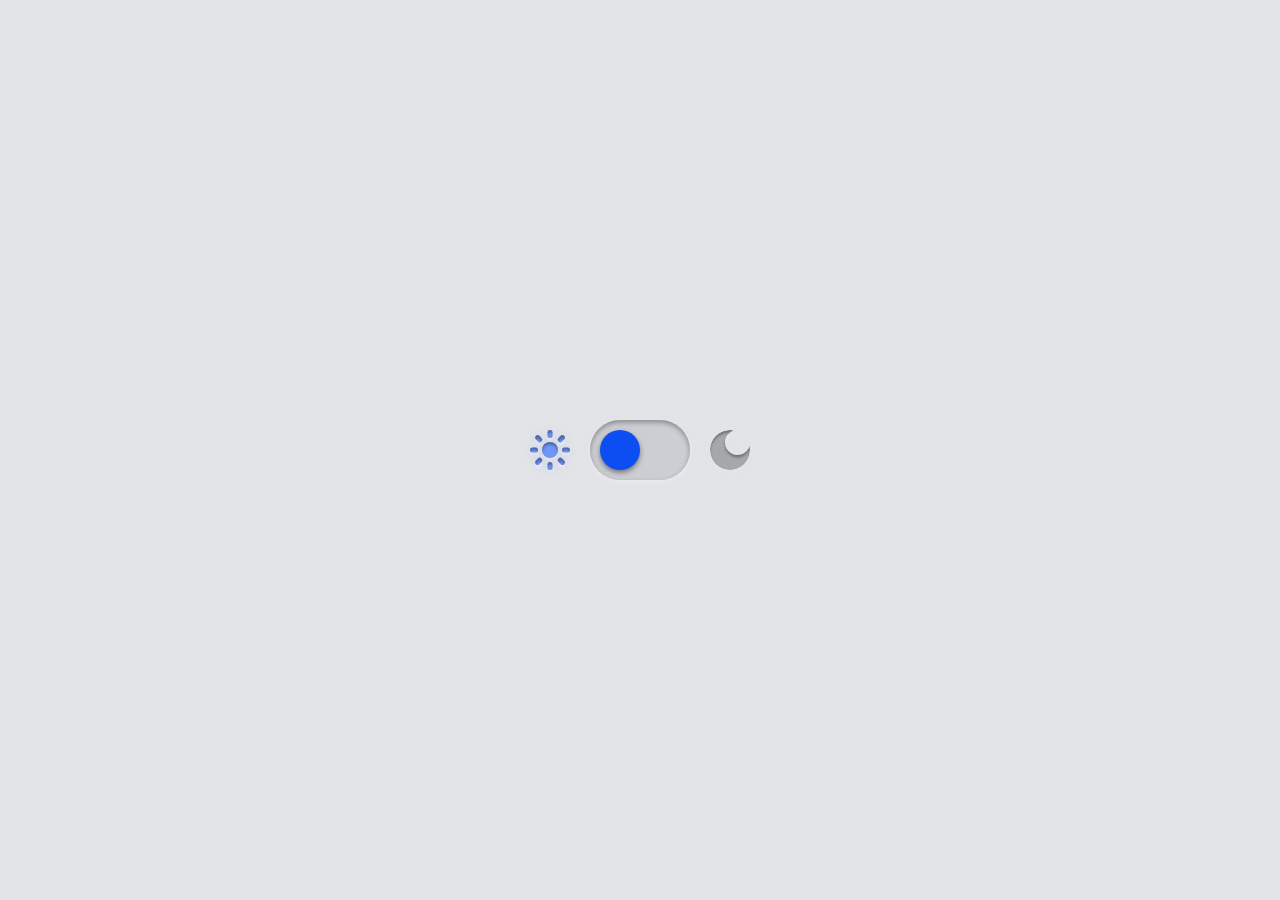
<file: btn.html>
<!DOCTYPE html>
<html lang="en">
<head>
    <meta charset="UTF-8">
    <title>Title</title>
  <link rel="stylesheet" href="Css/color.css">
  <style>
	  * {
		  border: 0;
		  box-sizing: border-box;
		  margin: 0;
		  padding: 0;
	  }
	  :root {
		  --hue: 223;
		  --bg: hsl(var(--hue),10%,90%);
		  --fg: hsl(var(--hue),10%,10%);
		  --light-sh: hsla(var(--hue),10%,95%,0.5);
		  --dark-sh: hsla(var(--hue),10%,15%,0.4);
		  --primary: hsl(var(--hue),90%,50%);
		  --primary-t: hsla(var(--hue),90%,50%,0);
		  --trans-dur: 0.3s;
		  font-size: 40px;
	  }
	  body,
	  input {
		  font: 1em/1.5 sans-serif;
	  }
	  body {
		  background-color: var(--bg);
		  color: var(--fg);
		  display: flex;
		  height: 100vh;
		  transition:
				  background-color var(--trans-dur),
				  color var(--trans-dur);
	  }
	  .switch,
	  .switch__input {
		  -webkit-tap-highlight-color: transparent;
	  }
	  .switch {
		  display: flex;
		  gap: 0.5em;
		  align-items: center;
		  margin: auto;
	  }
	  .switch__icon,
	  .switch__icon-part {
		  display: block;
	  }
	  .switch__icon {
		  position: relative;
		  width: 1em;
		  height: 1em;
		  transition: filter var(--trans-dur);
	  }
	  .switch__icon-part {
		  background-color: hsla(var(--hue),10%,10%,0.3);
		  position: absolute;
		  transition:
				  background-color var(--trans-dur),
				  box-shadow var(--trans-dur);
	  }
	  .switch__icon--light {
		  filter: drop-shadow(0 0 0.125em hsla(var(--hue),90%,70%,0.2));
	  }
	  .switch__icon--light .switch__icon-part {
		  background-color: hsla(var(--hue),90%,70%,1);
		  border-radius: 0.125em;
		  top: 50%;
		  left: 50%;
		  width: 0.125em;
		  height: 0.2em;
		  transform-origin: 50% 0;
	  }
	  .switch__icon--light .switch__icon-part--1 {
		  border-radius: 50%;
		  box-shadow:
				  0 0.0625em 0.0625em var(--dark-sh) inset,
				  0 0.0625em 0.0625em var(--light-sh);
		  top: 0.3em;
		  left: 0.3em;
		  width: 0.4em;
		  height: 0.4em;
	  }
	  .switch__icon--light .switch__icon-part--2 {
		  box-shadow:
				  0 0.0625em 0.0625em var(--dark-sh) inset,
				  0 0.0625em 0.0625em var(--light-sh);
		  transform: translateX(-50%) rotate(0) translateY(0.3em);
	  }
	  .switch__icon--light .switch__icon-part--3 {
		  box-shadow:
				  0.0625em 0.0625em 0.0625em var(--dark-sh) inset,
				  0.0625em 0.0625em 0.0625em var(--light-sh);
		  transform: translateX(-50%) rotate(45deg) translateY(0.3em);
	  }
	  .switch__icon--light .switch__icon-part--4 {
		  box-shadow:
				  0.0625em 0 0.0625em var(--dark-sh) inset,
				  0.0625em 0 0.0625em var(--light-sh);
		  transform: translateX(-50%) rotate(90deg) translateY(0.3em);
	  }
	  .switch__icon--light .switch__icon-part--5 {
		  box-shadow:
				  0.0625em -0.0625em 0.0625em var(--dark-sh) inset,
				  0.0625em -0.0625em 0.0625em var(--light-sh);
		  transform: translateX(-50%) rotate(135deg) translateY(0.3em);
	  }
	  .switch__icon--light .switch__icon-part--6 {
		  box-shadow:
				  0 -0.0625em 0.0625em var(--dark-sh) inset,
				  0 -0.0625em 0.0625em var(--light-sh);
		  transform: translateX(-50%) rotate(180deg) translateY(0.3em);
	  }
	  .switch__icon--light .switch__icon-part--7 {
		  box-shadow:
				  -0.0625em -0.0625em 0.0625em var(--dark-sh) inset,
				  -0.0625em -0.0625em 0.0625em var(--light-sh);
		  transform: translateX(-50%) rotate(225deg) translateY(0.3em);
	  }
	  .switch__icon--light .switch__icon-part--8 {
		  box-shadow:
				  -0.0625em 0 0.0625em var(--dark-sh) inset,
				  -0.0625em 0 0.0625em var(--light-sh);
		  transform: translateX(-50%) rotate(270deg) translateY(0.3em);
	  }
	  .switch__icon--light .switch__icon-part--9 {
		  box-shadow:
				  -0.0625em 0.0625em 0.0625em var(--dark-sh) inset,
				  -0.0625em 0.0625em 0.0625em var(--light-sh);
		  transform: translateX(-50%) rotate(315deg) translateY(0.3em);
	  }
	  .switch__icon--dark {
		  filter:
				  drop-shadow(0 0 0.125em hsla(var(--hue),90%,70%,0))
				  drop-shadow(0 0.0625em 0.0625em var(--light-sh));
	  }
	  .switch__icon--dark .switch__icon-part--1 {
		  background-color: transparent;
		  border-radius: 50%;
		  clip-path: url(#moon);
		  overflow: hidden;
		  width: 100%;
		  height: 100%;
	  }
	  .switch__icon--dark .switch__icon-part--1a {
		  border-radius: 50%;
		  box-shadow: 0 0.0625em 0.0625em var(--dark-sh) inset;
		  width: 100%;
		  height: 100%;
	  }
	  .switch__icon--dark .switch__icon-part--1b {
		  background-color: transparent;
		  border-radius: 50%;
		  width: 100%;
		  height: 100%;
	  }
	  .switch__icon--dark .switch__icon-part--1b:before {
		  background-color: var(--bg);
		  border-radius: 50%;
		  box-shadow:
				  0 0.0625em 0.0625em var(--dark-sh),
				  0 0.0625em 0.0625em var(--light-sh) inset;
		  content: "";
		  display: block;
		  position: absolute;
		  right: 0;
		  left: auto;
		  transition: background-color var(--trans-dur);
		  width: 62.5%;
		  height: 62.5%;
	  }
	  .switch__input {
		  background-color: hsla(var(--hue),10%,10%,0.1);
		  border-radius: 0.75em;
		  box-shadow:
				  0 0.0625em 0.125em var(--dark-sh) inset,
				  0 0.0625em 0.125em var(--light-sh),
				  0 0 0 0.125em var(--primary-t);
		  display: block;
		  outline: transparent;
		  position: relative;
		  width: 2.5em;
		  height: 1.5em;
		  transition: box-shadow var(--trans-dur);
		  -webkit-appearance: none;
		  appearance: none;
	  }
	  .switch__input:focus-visible {
		  box-shadow:
				  0 0.0625em 0.125em var(--dark-sh) inset,
				  0 0.0625em 0.125em var(--light-sh),
				  0 0 0 0.125em var(--primary);
	  }
	  .switch__input:before {
		  background-color: var(--primary);
		  border-radius: 50%;
		  box-shadow: 0 0.0625em 0.125em hsla(var(--hue),10%,10%,0.5);
		  content: "";
		  display: block;
		  position: absolute;
		  top: 0.25em;
		  left: 0.25em;
		  width: 1em;
		  height: 1em;
		  transition:
				  background-color var(--trans-dur),
				  box-shadow var(--trans-dur),
				  transform var(--trans-dur) cubic-bezier(0.65,0.05,0.34,1);
	  }
	  .switch__input:checked:before {
		  transform: translateX(1em);
	  }
	  .switch__label {
		  overflow: hidden;
		  position: absolute;
		  width: 1px;
		  height: 1px;
	  }

	  /* Dark theme */
	  body:has(.switch__input:checked) {
		  --bg: hsl(var(--hue),10%,30%);
		  --fg: hsl(var(--hue),10%,90%);
		  --light-sh: hsla(var(--hue),10%,55%,0.5);
		  --dark-sh: hsla(var(--hue),10%,15%,0.4);
		  --primary: hsl(var(--hue),90%,60%);
	  }
	  body:has(.switch__input:checked) .switch__icon--light {
		  filter: drop-shadow(0 0 0.125em hsla(var(--hue),90%,75%,0));
	  }
	  body:has(.switch__input:checked) .switch__icon--light .switch__icon-part {
		  background-color: hsla(var(--hue),10%,10%,0.3);
	  }
	  body:has(.switch__input:checked) .switch__icon--dark {
		  filter:
				  drop-shadow(0 0 0.125em hsla(var(--hue),90%,75%,0.6))
				  drop-shadow(0 0.0625em 0.0625em var(--light-sh));
	  }
	  body:has(.switch__input:checked) .switch__icon--dark .switch__icon-part--1a {
		  background-color: hsla(var(--hue),90%,75%,1);
	  }
  </style>
</head>
<body>
<svg width="0" height="0">
	<defs>
		<clipPath id="moon">
			<path d="m27.5,25c-6.904,0-12.5-5.596-12.5-12.5,0-5.76,3.897-10.606,9.196-12.055C22.843.155,21.44,0,20,0,8.954,0,0,8.954,0,20s8.954,20,20,20,20-8.954,20-20c0-1.44-.155-2.843-.445-4.196-1.449,5.3-6.296,9.196-12.055,9.196Z" />
		</clipPath>
	</defs>
</svg>
<label class="switch">
	<span class="switch__icon switch__icon--light">
		<span class="switch__icon-part switch__icon-part--1"></span>
		<span class="switch__icon-part switch__icon-part--2"></span>
		<span class="switch__icon-part switch__icon-part--3"></span>
		<span class="switch__icon-part switch__icon-part--4"></span>
		<span class="switch__icon-part switch__icon-part--5"></span>
		<span class="switch__icon-part switch__icon-part--6"></span>
		<span class="switch__icon-part switch__icon-part--7"></span>
		<span class="switch__icon-part switch__icon-part--8"></span>
		<span class="switch__icon-part switch__icon-part--9"></span>
	</span>
	<input class="switch__input" type="checkbox" role="switch" />
	<span class="switch__icon switch__icon--dark">
		<span class="switch__icon-part switch__icon-part--1">
			<span class="switch__icon-part switch__icon-part--1a"></span>
			<span class="switch__icon-part switch__icon-part--1b"></span>
		</span>
	</span>
	<span class="switch__label">Dark Mode</span>
</label>
</body>

</html>
</file>
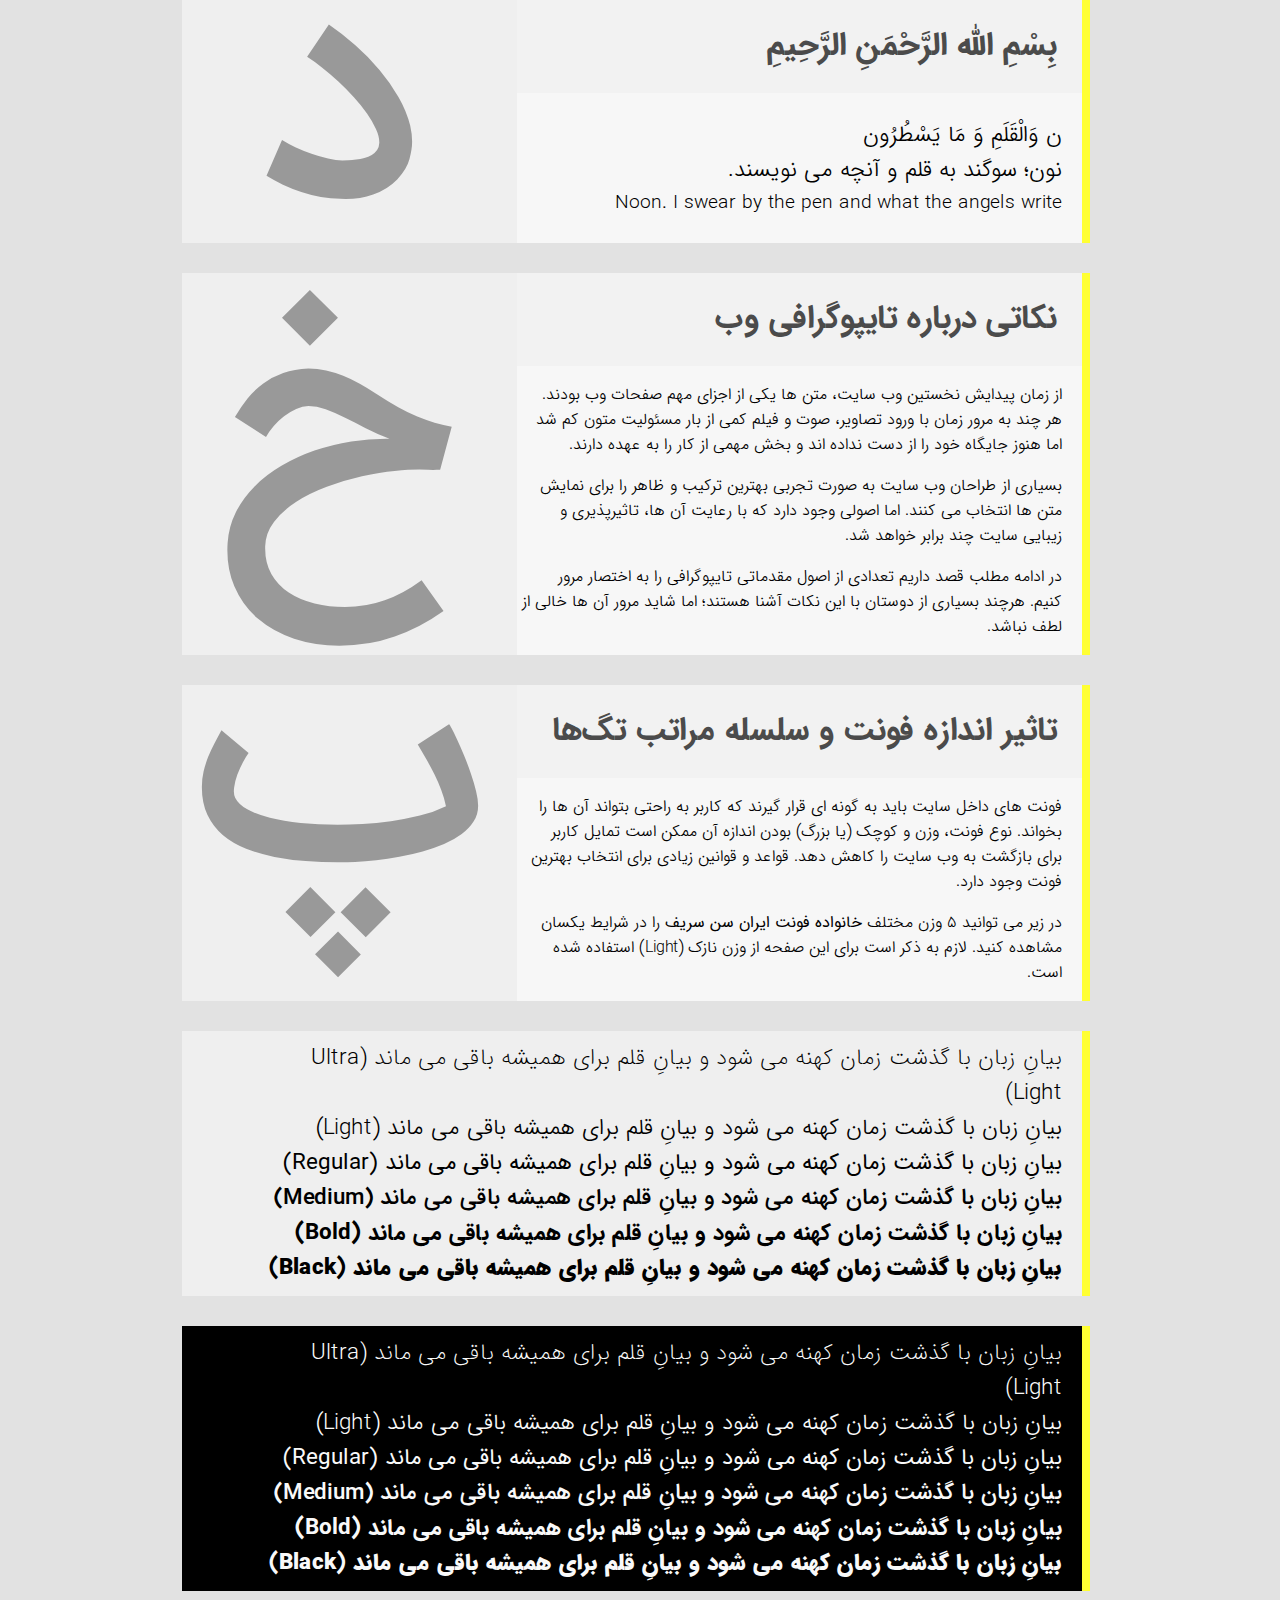
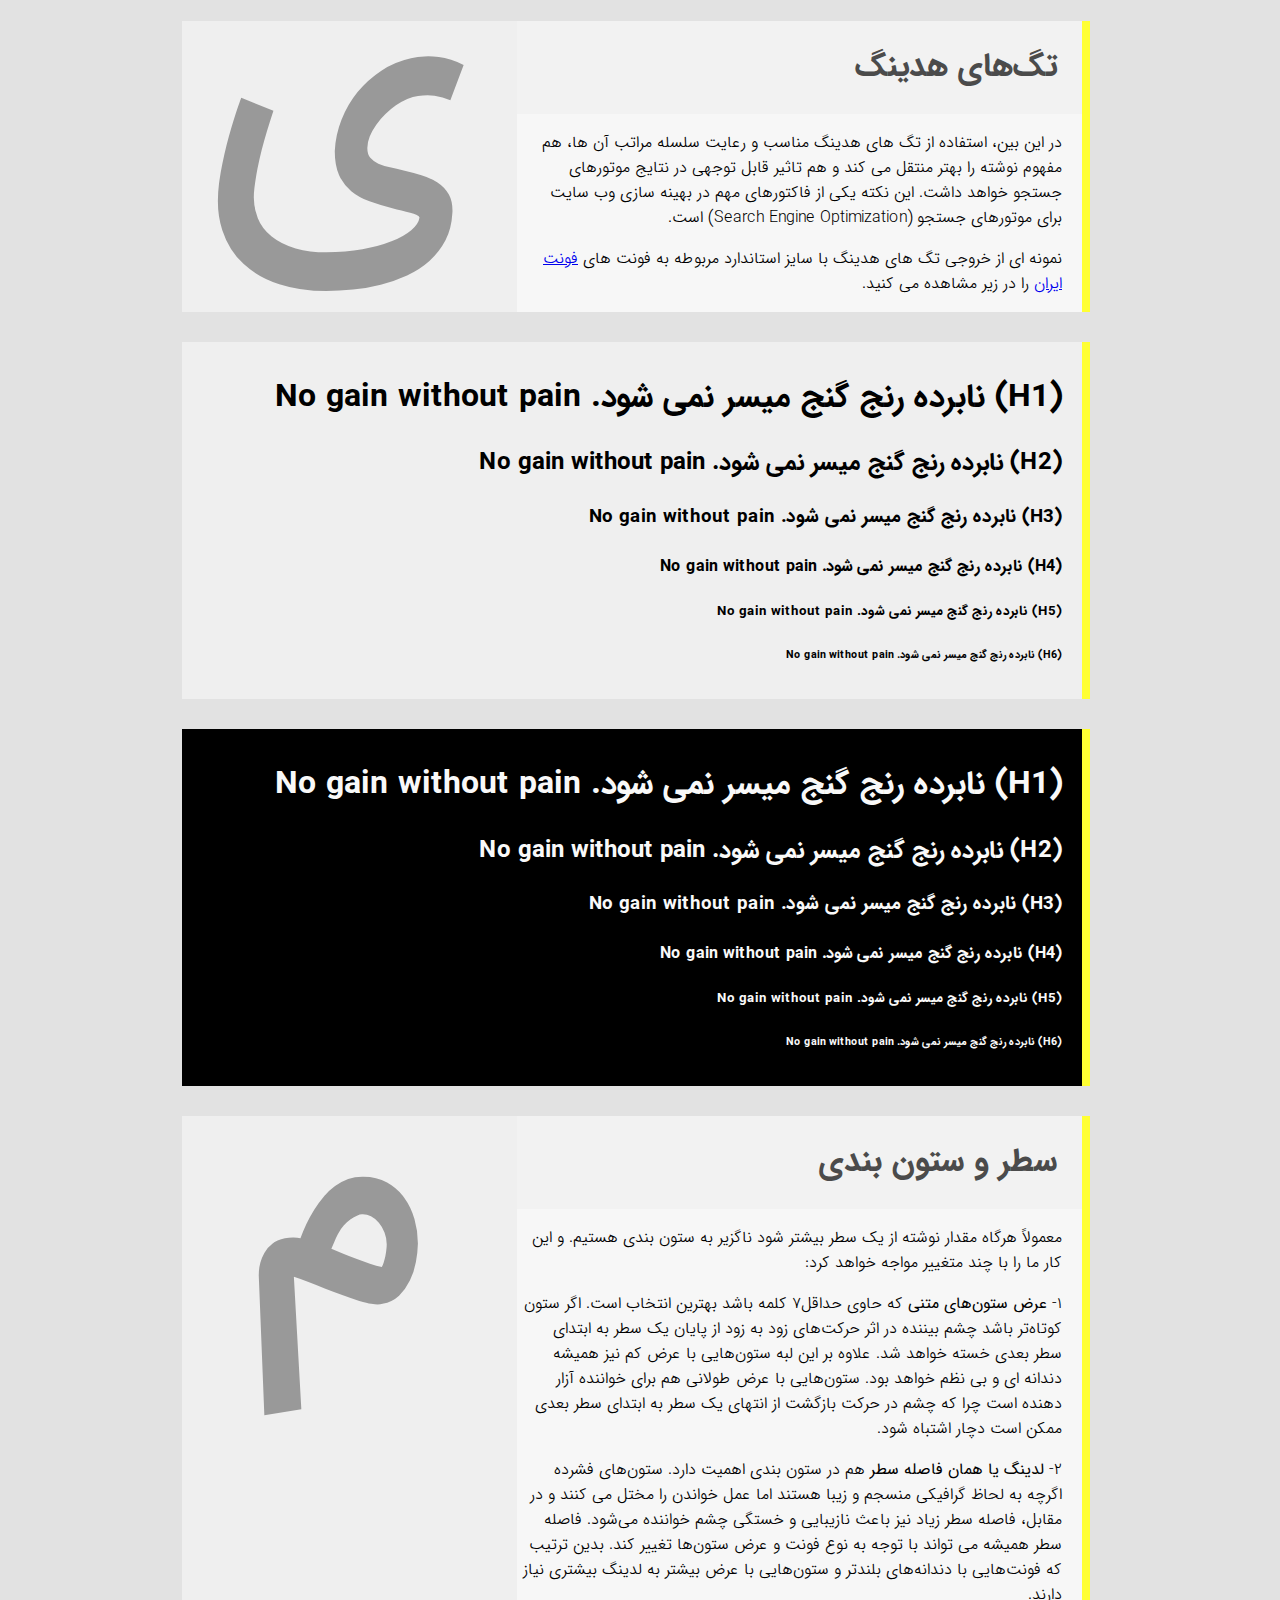
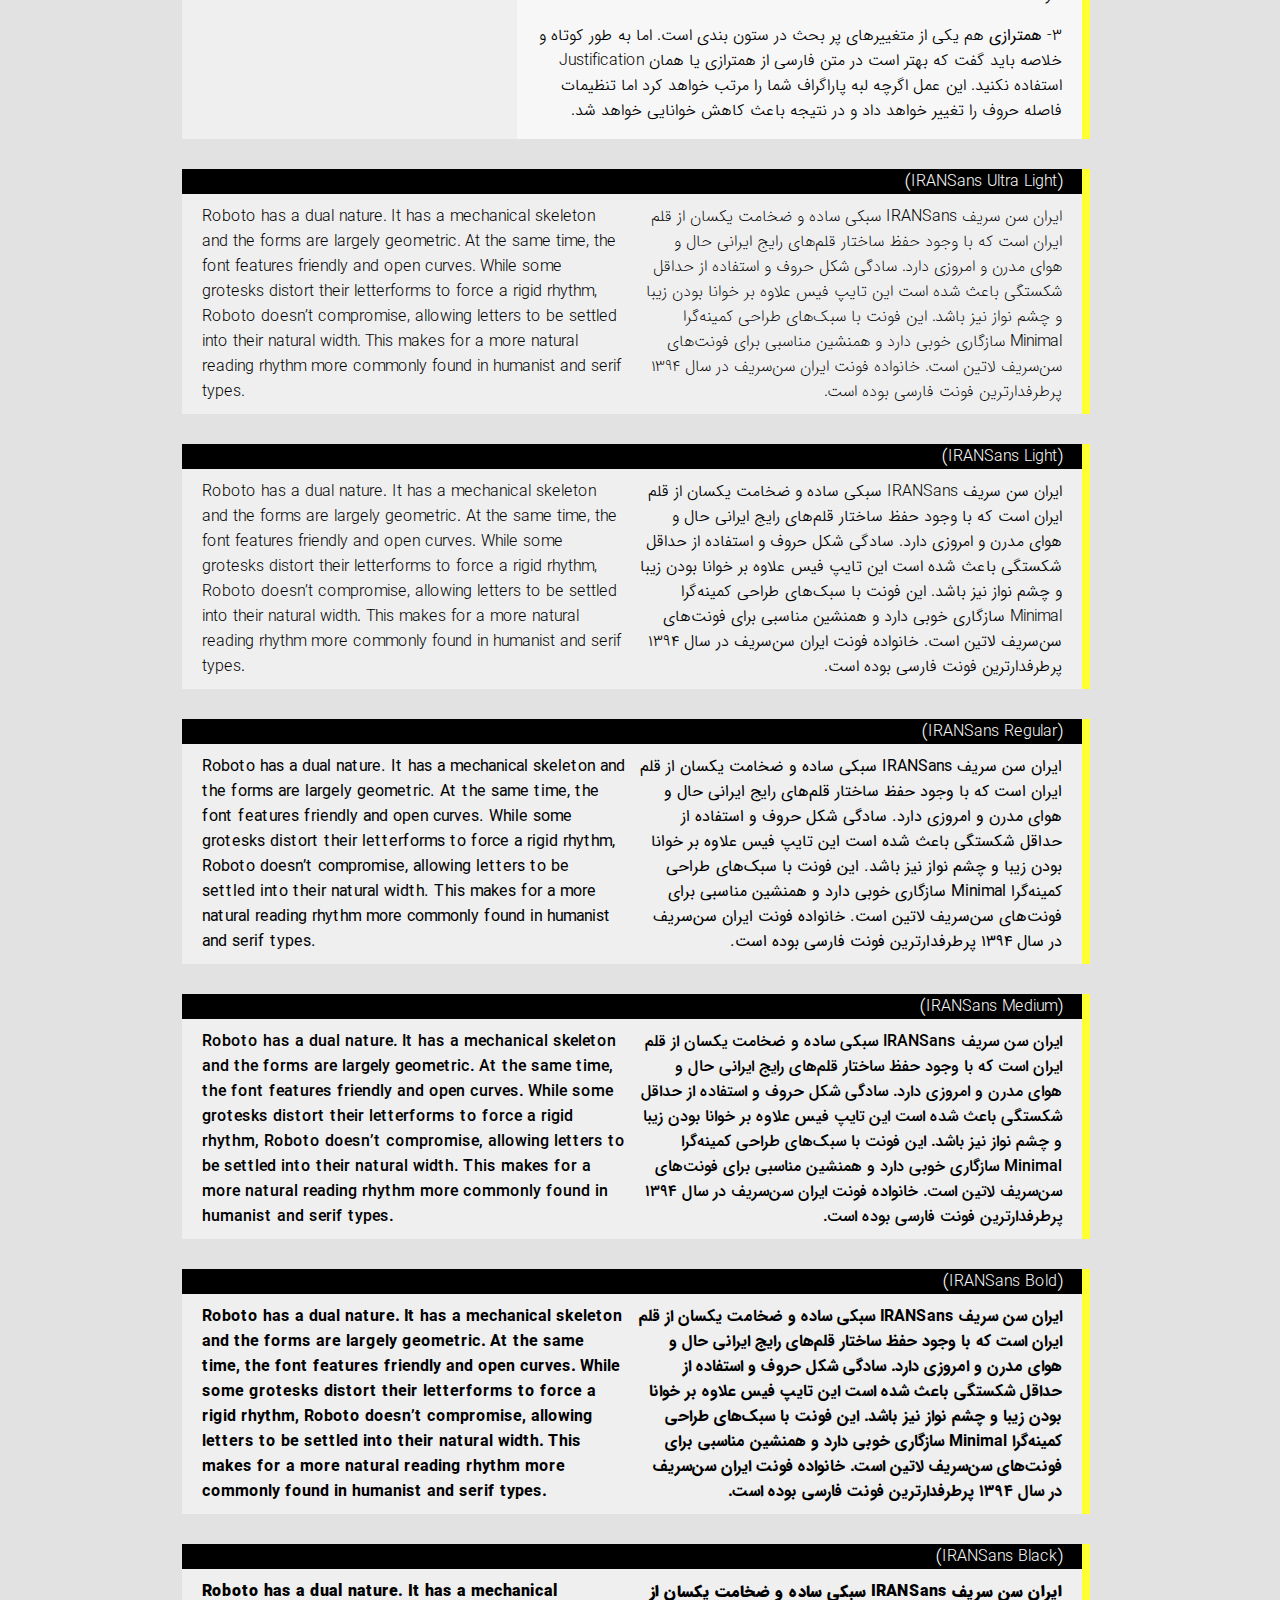
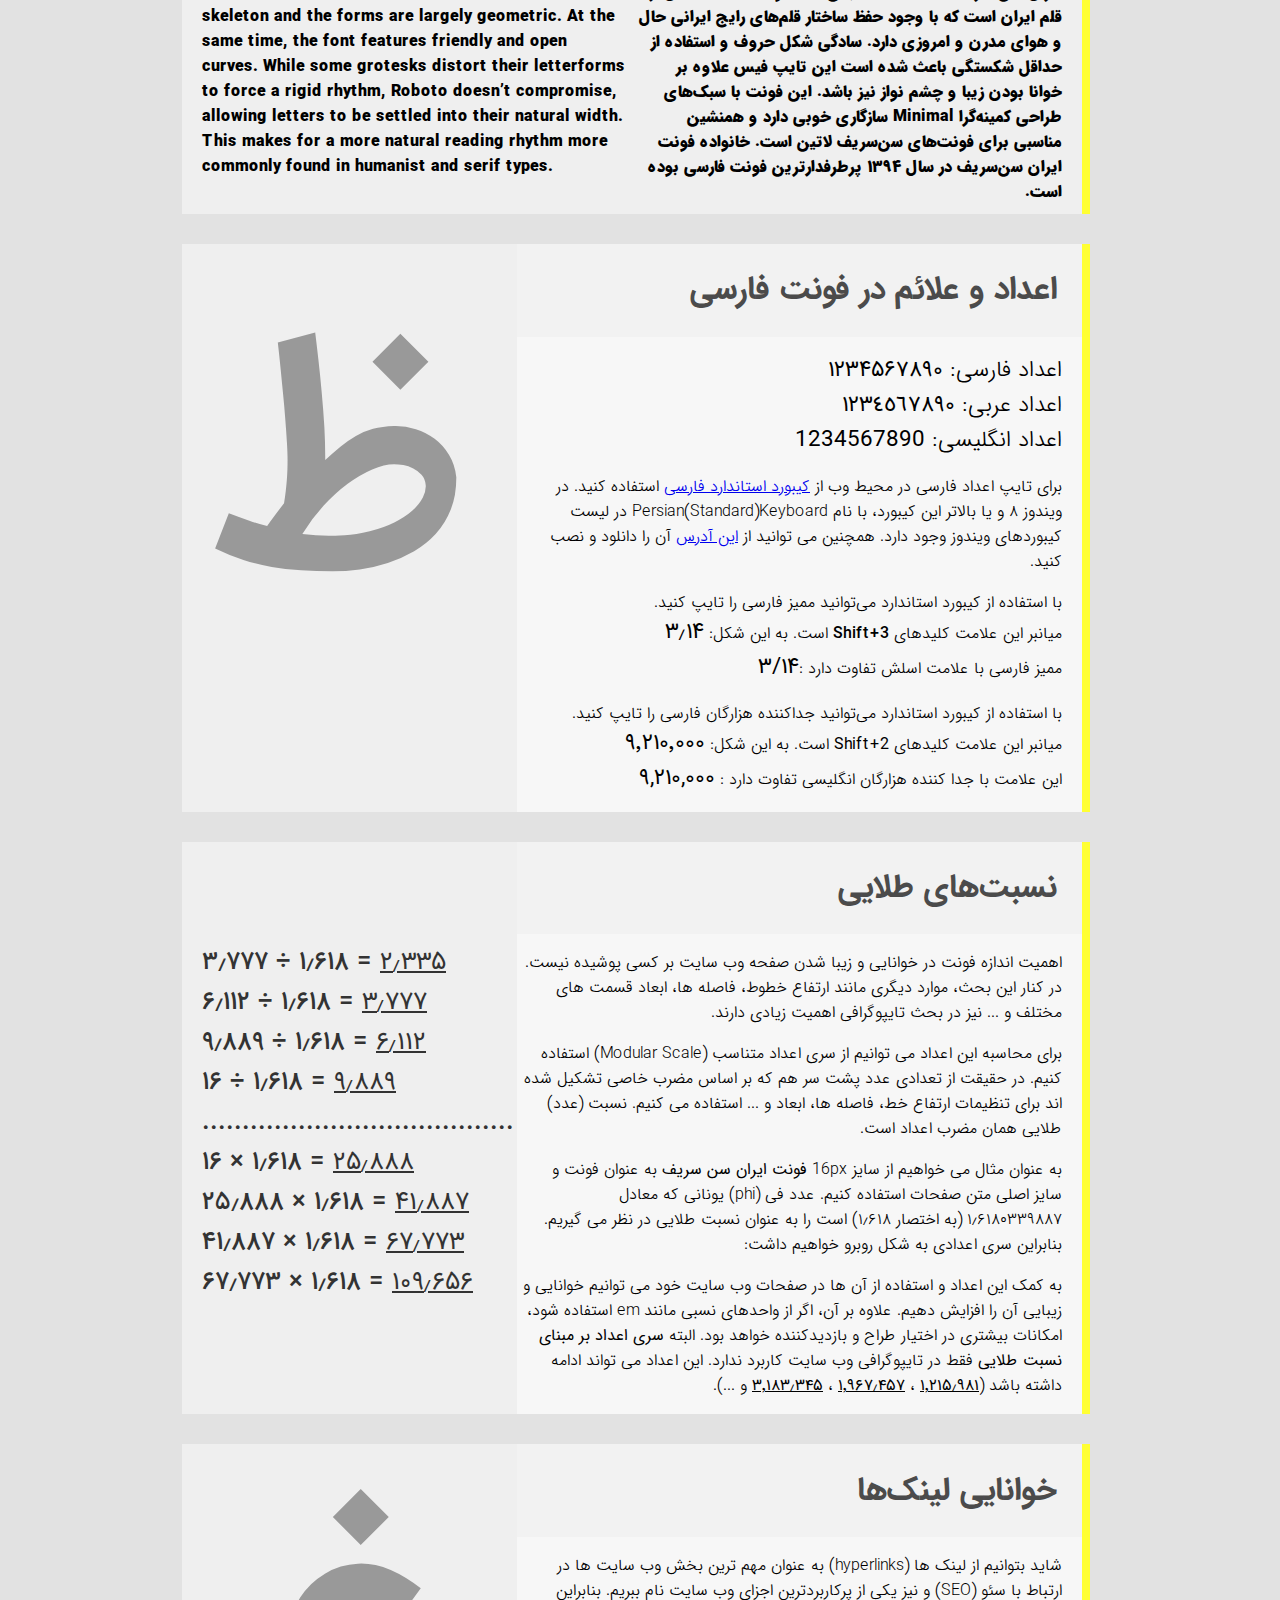
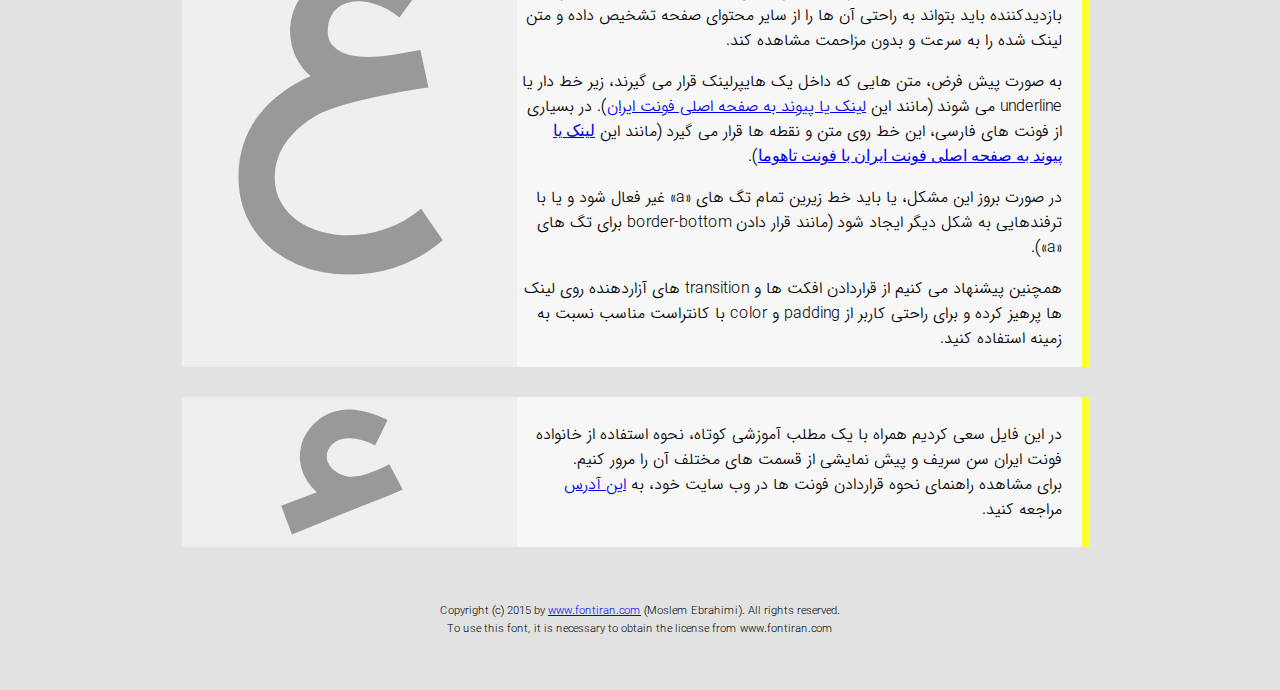
<file: Css/font/WebFonts/IRANSans.html>
﻿<!doctype html>
<html lang="fa">
<head>
<meta charset="utf-8">
<title>IRANSans Family Type face: خانواده فونت ایران سن سریف</title>

<meta name="fontiran.com:license" content="کد ۵ رقمی لایسنس">

<link href="css/style.css" rel="stylesheet">
</head>

<body dir="rtl">
<div class="wrapper">

<div class="mainbox">
<div class="titelbox">
<h1>بِسْمِ الله الرَّحْمَنِ الرَّحِيمِ</h1>
</div>
<div class="alphabet" style="line-height:210px" > د </div> 
<div class="rightbox">
<br>
 <span class="text-xlarge">ن وَالْقَلَمِ وَ مَا يَسْطُرُون</span>
<br>
<span class="text-xlarge"> نون؛ سوگند به قلم و آنچه می نويسند. </span>
 <br>
<span class="text-large"> Noon. I swear by the pen and what the angels write </span>
<br>
<br>
</div>
</div>

<div class="mainbox">

<div class="titelbox">
<h1>نکاتی درباره تایپوگرافی وب</h1>
</div>

<div class="alphabet" style="line-height:330px" > خ </div> 
<div class="rightbox">
	<p>از زمان پیدایش نخستین وب سایت، متن ها یکی از اجزای مهم صفحات وب بودند. هر چند به مرور زمان با ورود تصاویر، صوت و فیلم کمی از بار مسئولیت متون کم شد اما هنوز جایگاه خود را از دست نداده اند و بخش مهمی از کار را به عهده دارند.</p>
	<p>بسیاری از طراحان وب سایت به صورت تجربی بهترین ترکیب و ظاهر را برای نمایش متن ها انتخاب می کنند. اما اصولی وجود دارد که با رعایت آن ها، تاثیرپذیری و زیبایی سایت چند برابر خواهد شد.</p>
	<p>در ادامه مطلب قصد داریم تعدادی از اصول مقدماتی تایپوگرافی را به اختصار مرور کنیم. هرچند بسیاری از دوستان با این نکات آشنا هستند؛ اما شاید مرور آن ها خالی از لطف نباشد.</p>
</div> 


</div> 

<div class="mainbox">
<div class="titelbox">
	<h1>تاثیر اندازه فونت و سلسله مراتب تگ‌ها</h1>
</div>    
    <div class="alphabet" style="line-height:170px"> پ </div> 
    <div class="rightbox">
	<p>فونت های داخل سایت باید به گونه ای قرار گیرند که کاربر به راحتی بتواند آن ها را بخواند. نوع فونت، وزن و کوچک (یا بزرگ) بودن اندازه آن ممکن است تمایل کاربر برای بازگشت به وب سایت را کاهش دهد. قواعد و قوانین زیادی برای انتخاب بهترین  فونت وجود دارد.</p>
	<p>در زیر می توانید ۵ وزن مختلف <strong>خانواده فونت ایران سن سریف</strong> را در شرایط یکسان مشاهده کنید. لازم به ذکر است برای این صفحه از وزن نازک (Light) استفاده شده است.</p>
 </div> 
</div> 

   
<div class="mainbox">
<div class="mainbox2">    
	<div class="text-ultralight" style="font-size:1.4em">بیانِ زبان با گذشت زمان کهنه می شود و بیانِ قلم برای همیشه باقی می ماند (Ultra Light)</div>
	<div class="text-light"  style="font-size:1.4em">بیانِ زبان با گذشت زمان کهنه می شود و بیانِ قلم برای همیشه باقی می ماند (Light)</div>
	<div class="text-regular"  style="font-size:1.4em">بیانِ زبان با گذشت زمان کهنه می شود و بیانِ قلم برای همیشه باقی می ماند (Regular)</div>
	<div class="text-medium"  style="font-size:1.4em">بیانِ زبان با گذشت زمان کهنه می شود و بیانِ قلم برای همیشه باقی می ماند (Medium)</div>
	<div class="text-bold"  style="font-size:1.4em">بیانِ زبان با گذشت زمان کهنه می شود و بیانِ قلم برای همیشه باقی می ماند (Bold)</div>
              <div class="text-black"  style="font-size:1.4em">بیانِ زبان با گذشت زمان کهنه می شود و بیانِ قلم برای همیشه باقی می ماند (Black)</div>
</div>    
</div>    

<div class="mainboxnegativ">
<div class="mainbox2">    
	<div class="text-ultralight" style="font-size:1.4em">بیانِ زبان با گذشت زمان کهنه می شود و بیانِ قلم برای همیشه باقی می ماند (Ultra Light)</div>
	<div class="text-light"  style="font-size:1.4em">بیانِ زبان با گذشت زمان کهنه می شود و بیانِ قلم برای همیشه باقی می ماند (Light)</div>
	<div class="text-regular"  style="font-size:1.4em">بیانِ زبان با گذشت زمان کهنه می شود و بیانِ قلم برای همیشه باقی می ماند (Regular)</div>
	<div class="text-medium"  style="font-size:1.4em">بیانِ زبان با گذشت زمان کهنه می شود و بیانِ قلم برای همیشه باقی می ماند (Medium)</div>
	<div class="text-bold"  style="font-size:1.4em">بیانِ زبان با گذشت زمان کهنه می شود و بیانِ قلم برای همیشه باقی می ماند (Bold)</div>
              <div class="text-black"  style="font-size:1.4em">بیانِ زبان با گذشت زمان کهنه می شود و بیانِ قلم برای همیشه باقی می ماند (Black)</div>
</div>    
</div>

<div class="mainbox">
<div class="titelbox">
	<h1>تگ‌های هدینگ</h1>
</div>    
    <div class="alphabet" style="line-height:150px"> ی </div> 
    <div class="rightbox">
<p>در این بین، استفاده از تگ های هدینگ مناسب و رعایت سلسله مراتب آن ها، هم مفهوم نوشته را بهتر منتقل می کند و هم تاثیر قابل توجهی در نتایج موتورهای جستجو خواهد داشت. این نکته یکی از فاکتورهای مهم در بهینه سازی وب سایت برای موتورهای جستجو (Search Engine Optimization) است.</p>
	<p>نمونه ای از خروجی تگ های هدینگ با سایز استاندارد مربوطه به فونت های <a href="http://fontiran.com" target="_blank">فونت ایران</a> را در زیر مشاهده می کنید.</p>
 </div> 
</div> 
    
<div class="mainbox">
<div class="mainbox2"> 	
	<h1>(H1) نابرده رنج گنج میسر نمی شود. No gain without pain </h1>
	<h2>(H2) نابرده رنج گنج میسر نمی شود. No gain without pain</h2>
	<h3>(H3) نابرده رنج گنج میسر نمی شود. No gain without pain</h3>
	<h4>(H4) نابرده رنج گنج میسر نمی شود. No gain without pain </h4>
	<h5>(H5) نابرده رنج گنج میسر نمی شود. No gain without pain</h5>
	<h6>(H6) نابرده رنج گنج میسر نمی شود. No gain without pain</h6>
</div>
</div> 

<div class="mainboxnegativ">
<div class="mainbox2"> 	
	<h1>(H1) نابرده رنج گنج میسر نمی شود. No gain without pain </h1>
	<h2>(H2) نابرده رنج گنج میسر نمی شود. No gain without pain</h2>
	<h3>(H3) نابرده رنج گنج میسر نمی شود. No gain without pain</h3>
	<h4>(H4) نابرده رنج گنج میسر نمی شود. No gain without pain </h4>
	<h5>(H5) نابرده رنج گنج میسر نمی شود. No gain without pain</h5>
	<h6>(H6) نابرده رنج گنج میسر نمی شود. No gain without pain</h6>
</div>
</div>

<div class="mainbox">
<div class="titelbox">
	<h1>سطر و ستون بندی</h1>
</div>    
    <div class="alphabet" style="line-height:200px"> م </div> 
    <div class="rightbox">
<p>معمولاً هرگاه مقدار نوشته از یک سطر بیشتر شود ناگزیر به ستون بندی هستیم. و این کار ما را با چند متغییر مواجه خواهد کرد:</p>
	<p>۱- <strong>عرض ستون‌های متنی</strong> که حاوی حداقل۷ کلمه باشد بهترین انتخاب است. اگر ستون کوتاه‌تر باشد چشم بیننده در اثر حرکت‌های زود به زود از پایان یک سطر به ابتدای سطر بعدی خسته خواهد شد. علاوه بر این لبه ستون‌هایی با عرض کم نیز همیشه دندانه ای و بی نظم خواهد بود. ستون‌هایی با عرض طولانی هم برای خواننده آزار دهنده است چرا که چشم در حرکت بازگشت از انتهای یک سطر به ابتدای سطر بعدی ممکن است دچار اشتباه شود.

    <p>۲- <strong>لدینگ یا همان فاصله سطر </strong> هم در ستون بندی اهمیت دارد. ستون‌های فشرده اگرچه به لحاظ گرافیکی منسجم و زیبا هستند اما عمل خواندن را مختل می کنند و در مقابل، فاصله سطر زیاد نیز باعث نازیبایی و خستگی چشم خواننده می‌شود. فاصله سطر همیشه می تواند با توجه به نوع فونت و عرض ستون‌ها تغییر کند. بدین ترتیب که فونت‌هایی با دندانه‌های بلند‌تر و ستون‌هایی با عرض بیشتر به لدینگ بیشتری نیاز دارند.    
    <p>۳- <strong>همترازی </strong> هم یکی از متغییرهای پر بحث در ستون بندی است. اما به طور کوتاه و خلاصه باید گفت که بهتر است در متن فارسی از همترازی یا همان Justification استفاده نکنید. این عمل اگرچه لبه پاراگراف شما را مرتب خواهد کرد اما تنظیمات فاصله حروف را تغییر خواهد داد و در نتیجه باعث کاهش خوانایی خواهد شد.                </div> 
</div> 

<div class="mainbox"> 
<div class="mainbox2negativ">(IRANSans Ultra Light)</div>   
	<div class="farsiparagraph"><span class="text-ultralight"> ایران سن سریف IRANSans سبکی ساده و ضخامت یکسان از قلم ایران است که با وجود حفظ ساختار قلم‌های رایج  ایرانی حال و هوای مدرن و امروزی دارد. سادگی شکل‌ حروف و استفاده از حداقل شکستگی باعث شده است این تایپ فیس علاوه بر خوانا بودن زیبا و چشم نواز نیز باشد. این فونت با سبک‌های طراحی کمینه‌گرا Minimal سازگاری خوبی دارد و همنشین مناسبی برای فونت‌های سن‌سریف لاتین است. خانواده فونت ایران سن‌سریف در سال ۱۳۹۴ پرطرفدارترین فونت فارسی بوده است.</span></div>

<div class="englishparagraph"><span class="text-ultralight">
Roboto has a dual nature. It has a mechanical skeleton and the forms are largely geometric. At the same time, the font features friendly and open curves. While some grotesks distort their letterforms to force a rigid rhythm, Roboto doesn’t compromise, allowing letters to be settled into their natural width. This makes for a more natural reading rhythm more commonly found in humanist and serif types.
</span></div>
	  
</div>

<div class="mainbox"> 
<div class="mainbox2negativ">(IRANSans Light)</div>     
	<div class="farsiparagraph"><span class="text-right">ایران سن سریف IRANSans سبکی ساده و ضخامت یکسان از قلم ایران است که با وجود حفظ ساختار قلم‌های رایج  ایرانی حال و هوای مدرن و امروزی دارد. سادگی شکل‌ حروف و استفاده از حداقل شکستگی باعث شده است این تایپ فیس علاوه بر خوانا بودن زیبا و چشم نواز نیز باشد. این فونت با سبک‌های طراحی کمینه‌گرا Minimal سازگاری خوبی دارد و همنشین مناسبی برای فونت‌های سن‌سریف لاتین است. خانواده فونت ایران سن‌سریف در سال ۱۳۹۴ پرطرفدارترین فونت فارسی بوده است.</span></div>

<div class="englishparagraph"><span class="text-right">
Roboto has a dual nature. It has a mechanical skeleton and the forms are largely geometric. At the same time, the font features friendly and open curves. While some grotesks distort their letterforms to force a rigid rhythm, Roboto doesn’t compromise, allowing letters to be settled into their natural width. This makes for a more natural reading rhythm more commonly found in humanist and serif types.
</span></div>
	  
</div>

<div class="mainbox"> 
<div class="mainbox2negativ">(IRANSans Regular)</div>     
	<div class="farsiparagraph"><span class="text-regular">ایران سن سریف IRANSans سبکی ساده و ضخامت یکسان از قلم ایران است که با وجود حفظ ساختار قلم‌های رایج  ایرانی حال و هوای مدرن و امروزی دارد. سادگی شکل‌ حروف و استفاده از حداقل شکستگی باعث شده است این تایپ فیس علاوه بر خوانا بودن زیبا و چشم نواز نیز باشد. این فونت با سبک‌های طراحی کمینه‌گرا Minimal سازگاری خوبی دارد و همنشین مناسبی برای فونت‌های سن‌سریف لاتین است. خانواده فونت ایران سن‌سریف در سال ۱۳۹۴ پرطرفدارترین فونت فارسی بوده است.</span></div>

<div class="englishparagraph"><span class="text-regular">
Roboto has a dual nature. It has a mechanical skeleton and the forms are largely geometric. At the same time, the font features friendly and open curves. While some grotesks distort their letterforms to force a rigid rhythm, Roboto doesn’t compromise, allowing letters to be settled into their natural width. This makes for a more natural reading rhythm more commonly found in humanist and serif types.
</span></div>
	  
</div>

<div class="mainbox"> 
<div class="mainbox2negativ">(IRANSans Medium)</div>   
	<div class="farsiparagraph"><span class="text-medium">ایران سن سریف IRANSans سبکی ساده و ضخامت یکسان از قلم ایران است که با وجود حفظ ساختار قلم‌های رایج  ایرانی حال و هوای مدرن و امروزی دارد. سادگی شکل‌ حروف و استفاده از حداقل شکستگی باعث شده است این تایپ فیس علاوه بر خوانا بودن زیبا و چشم نواز نیز باشد. این فونت با سبک‌های طراحی کمینه‌گرا Minimal سازگاری خوبی دارد و همنشین مناسبی برای فونت‌های سن‌سریف لاتین است. خانواده فونت ایران سن‌سریف در سال ۱۳۹۴ پرطرفدارترین فونت فارسی بوده است.</span></div>

<div class="englishparagraph"><span class="text-medium">
Roboto has a dual nature. It has a mechanical skeleton and the forms are largely geometric. At the same time, the font features friendly and open curves. While some grotesks distort their letterforms to force a rigid rhythm, Roboto doesn’t compromise, allowing letters to be settled into their natural width. This makes for a more natural reading rhythm more commonly found in humanist and serif types.</span>
</div>
	  
</div>
<div class="mainbox"> 
<div class="mainbox2negativ">(IRANSans Bold)</div>   
	<div class="farsiparagraph"><span class="text-bold">ایران سن سریف IRANSans سبکی ساده و ضخامت یکسان از قلم ایران است که با وجود حفظ ساختار قلم‌های رایج  ایرانی حال و هوای مدرن و امروزی دارد. سادگی شکل‌ حروف و استفاده از حداقل شکستگی باعث شده است این تایپ فیس علاوه بر خوانا بودن زیبا و چشم نواز نیز باشد. این فونت با سبک‌های طراحی کمینه‌گرا Minimal سازگاری خوبی دارد و همنشین مناسبی برای فونت‌های سن‌سریف لاتین است. خانواده فونت ایران سن‌سریف در سال ۱۳۹۴ پرطرفدارترین فونت فارسی بوده است.</span></div>

<div class="englishparagraph"><span class="text-bold">
Roboto has a dual nature. It has a mechanical skeleton and the forms are largely geometric. At the same time, the font features friendly and open curves. While some grotesks distort their letterforms to force a rigid rhythm, Roboto doesn’t compromise, allowing letters to be settled into their natural width. This makes for a more natural reading rhythm more commonly found in humanist and serif types.</span>
</div>
	  
</div>

<div class="mainbox"> 
<div class="mainbox2negativ">(IRANSans Black)</div>   
	<div class="farsiparagraph"><span class="text-black">ایران سن سریف IRANSans سبکی ساده و ضخامت یکسان از قلم ایران است که با وجود حفظ ساختار قلم‌های رایج  ایرانی حال و هوای مدرن و امروزی دارد. سادگی شکل‌ حروف و استفاده از حداقل شکستگی باعث شده است این تایپ فیس علاوه بر خوانا بودن زیبا و چشم نواز نیز باشد. این فونت با سبک‌های طراحی کمینه‌گرا Minimal سازگاری خوبی دارد و همنشین مناسبی برای فونت‌های سن‌سریف لاتین است. خانواده فونت ایران سن‌سریف در سال ۱۳۹۴ پرطرفدارترین فونت فارسی بوده است.</span></div>

<div class="englishparagraph"><span class="text-black">
Roboto has a dual nature. It has a mechanical skeleton and the forms are largely geometric. At the same time, the font features friendly and open curves. While some grotesks distort their letterforms to force a rigid rhythm, Roboto doesn’t compromise, allowing letters to be settled into their natural width. This makes for a more natural reading rhythm more commonly found in humanist and serif types.</span>
</div>
	  
</div>

<div class="mainbox">
<div class="titelbox">
	<h1>اعداد و علائم در فونت فارسی</h1>
</div>    
    <div class="alphabet" style="line-height:470px"> ظ </div> 
    <div class="rightbox">
      <p><span class="text-xlarge">اعداد فارسی: <strong>۱۲۳۴۵۶۷۸۹۰</strong></span><br>
        <span class="text-xlarge">اعداد عربی: <strong>۱۲۳٤٥٦۷۸۹۰</strong></span><br>
      <span class="text-xlarge">اعداد انگلیسی: <strong>1234567890</strong></span></p>
      <p>برای تایپ اعداد فارسی در محیط وب از <a href="https://fa.wikipedia.org/wiki/%D9%88%DB%8C%DA%A9%DB%8C%E2%80%8C%D9%BE%D8%AF%DB%8C%D8%A7:%D9%81%D8%A7%D8%B1%D8%B3%DB%8C%E2%80%8C%D9%86%D9%88%DB%8C%D8%B3%DB%8C">کیبورد استاندارد فارسی</a> استفاده کنید. در ویندوز ۸ و یا بالاتر این کیبورد، با نام Persian(Standard)Keyboard در لیست کیبوردهای ویندوز وجود دارد. همچنین می توانید از <a href="http://persian-computing.ir/download/Iranian_Standard_Persian_Keyboard_(ISIRI_9147)_(Version_2.0).zip">این آدرس</a> آن را دانلود و نصب کنید.</p>
      <span>
      <p>با استفاده از کیبورد استاندارد می‌توانید ممیز فارسی را تایپ کنید.<br>
        <span>میانبر این علامت کلیدهای <span class="text-medium">Shift+3</span> است. به این شکل: <strong class="text-xlarge">۳٫۱۴</strong></span><br>
        <span >ممیز فارسی با علامت اسلش  تفاوت دارد :<strong class="text-xlarge">۳/۱۴</strong></span>
</p>
      <p>با استفاده از کیبورد استاندارد می‌توانید جداکننده هزارگان فارسی را تایپ کنید.<br>
      <span>میانبر این علامت کلیدهای <strong>Shift+2</strong> است. به این شکل: <strong class="text-xlarge">۹٬۲۱۰٬۰۰۰</strong></span><br>
        <span >این علامت با جدا کننده هزارگان انگلیسی تفاوت دارد : <strong class="text-xlarge">۹,۲۱۰,۰۰۰</strong></span>
      </p>
    </div> 
</div>
    
 <div class="mainbox">
<div class="titelbox">      
	<h1> نسبت‌های طلایی</h1>
</div>    
    <div class="alphabet2">
    <div style="padding-left:20px">
	۳٫۷۷۷ &divide; ۱٫۶۱۸ = <span class="text-regular text-underline">۲٫۳۳۵</span>
	<br>
	۶٫۱۱۲ &divide; ۱٫۶۱۸ = <span class="text-regular text-underline">۳٫۷۷۷</span>
	<br>
	۹٫۸۸۹ &divide; ۱٫۶۱۸ = <span class="text-regular text-underline">۶٫۱۱۲</span>
	<br>
	۱۶ &divide; ۱٫۶۱۸ = <span class="text-regular text-underline">۹٫۸۸۹</span>
	<br>
.......................................
	<br>
	۱۶ &times; ۱٫۶۱۸ = <span class="text-regular text-underline">۲۵٫۸۸۸</span>
	<br>
	۲۵٫۸۸۸ &times; ۱٫۶۱۸ = <span class="text-regular text-underline">۴۱٫۸۸۷</span>
	<br>
	۴۱٫۸۸۷ &times; ۱٫۶۱۸ = <span class="text-regular text-underline">۶۷٫۷۷۳</span>
	<br>
	۶۷٫۷۷۳ &times; ۱٫۶۱۸ = <span class="text-regular text-underline">۱۰۹٫۶۵۶</span>
    </div>
	</div>
     <div class="rightbox">   
	<p>اهمیت اندازه فونت در خوانایی و زیبا شدن صفحه وب سایت بر کسی پوشیده نیست. در کنار این بحث، موارد دیگری مانند ارتفاع خطوط، فاصله ها، ابعاد قسمت های مختلف و ... نیز در بحث تایپوگرافی اهمیت زیادی دارند.</p>
	<p>برای محاسبه این اعداد می توانیم از سری اعداد متناسب (Modular Scale) استفاده کنیم. در حقیقت از تعدادی عدد پشت سر هم که بر اساس مضرب خاصی تشکیل شده اند برای تنظیمات ارتفاع خط، فاصله ها، ابعاد و ... استفاده می کنیم. نسبت (عدد) طلایی همان مضرب اعداد است.</p>
	<p>به عنوان مثال می خواهیم از سایز 16px <strong>فونت ایران سن سریف</strong> به عنوان فونت و سایز اصلی متن صفحات استفاده کنیم. عدد فی (phi) یونانی که معادل ۱٫۶۱۸۰۳۳۹۸۸۷ (به اختصار ۱٫۶۱۸) است را به عنوان نسبت طلایی در نظر می گیریم. بنابراین سری اعدادی به شکل روبرو خواهیم داشت:</p>
	
	<p>
	به کمک این اعداد و استفاده از آن ها در صفحات وب سایت خود می توانیم خوانایی و زیبایی آن را افزایش دهیم. علاوه بر آن، اگر از واحدهای نسبی مانند em استفاده شود، امکانات بیشتری در اختیار طراح و بازدیدکننده خواهد بود. البته <strong>سری اعداد بر مبنای نسبت طلایی</strong> فقط در تایپوگرافی وب سایت کاربرد ندارد.
	این اعداد می تواند ادامه داشته باشد (<span class="text-regular text-underline">۱٬۲۱۵٫۹۸۱</span> ، <span class="text-regular text-underline">۱٬۹۶۷٫۴۵۷</span> ، <span class="text-regular text-underline">۳٬۱۸۳٫۳۴۵</span> و ...).
	</p>
    
</div>    
</div>    
    
<div class="mainbox">    
<div class="titelbox"><h1>خوانایی لینک‌ها</h1> </div>
<div class="alphabet" style="line-height:470px"> غ </div>
<div class="rightbox">
	<p>شاید بتوانیم از لینک ها (hyperlinks) به عنوان مهم ترین بخش وب سایت ها در ارتباط با سئو (SEO) و نیز یکی از پرکاربردترین اجزای وب سایت نام ببریم. بنابراین بازدیدکننده باید بتواند به راحتی آن ها را از سایر محتوای صفحه تشخیص داده و متن لینک شده را به سرعت و بدون مزاحمت مشاهده کند.</p>
	<p>به صورت پیش فرض، متن هایی که داخل یک هایپرلینک قرار می گیرند، زیر خط دار یا underline می شوند (مانند این <a href="http://fontiran.com" target="_blank">لینک یا پیوند به صفحه اصلی فونت ایران</a>). در بسیاری از فونت های فارسی، این خط روی متن و نقطه ها قرار می گیرد (مانند این <a href="http://fontiran.com" target="_blank" style="font-family: Tahoma;">لینک یا پیوند به صفحه اصلی فونت ایران با فونت تاهوما</a>).</p>
	<p>در صورت بروز این مشکل، یا باید خط زیرین تمام تگ های «a» غیر فعال شود و یا با ترفندهایی به شکل دیگر ایجاد شود (مانند قرار دادن border-bottom برای تگ های «a»).</p>
	<p>همچنین پیشنهاد می کنیم از قراردادن افکت ها و transition های آزاردهنده روی لینک ها پرهیز کرده و برای راحتی کاربر از padding و color با کانتراست مناسب نسبت به زمینه استفاده کنید.</p>
</div>
</div>    
    

	
<div class="mainbox">
<div class="rightbox">
<br>
در این فایل سعی کردیم همراه با یک مطلب آموزشی کوتاه، نحوه استفاده از خانواده فونت ایران سن سریف و پیش نمایشی از قسمت های مختلف آن را مرور کنیم.
<br>
برای مشاهده راهنمای نحوه قراردادن فونت ها در وب سایت خود، به <a href="http://fontiran.com/?p=874" target="_blank">این آدرس</a> مراجعه کنید.
<br>
<br>
</div>
<div class="alphabet" style="line-height:60px">ء</div>
</div>

    <br>
	<div class="footer">
    Copyright (c) 2015 by <a href="http://fontiran.com">www.fontiran.com</a> (Moslem Ebrahimi). All rights reserved.
    <br>
    To use this font, it is necessary to obtain the license from www.fontiran.com
    
	</div>
</div>
</body>
</html>
</file>
<file: Css/color.css>
:root{
    --btn-shadow: 1px 1px 10px 0px rgb(0 0 0 / 5%), -1px -1px 10px 0px rgb(0 0 0 / 5%);
    --btn-shadow-hover:1px 1px 8px 0px rgb(0 0 0 / 10%), -1px -1px 8px 0px rgb(0 0 0 / 10%);
    --box-shadow:2px 2px 5px 0px rgb(0 0 0 / 5%), -2px -2px 5px 0px rgb(0 0 0 / 5%);
}
</file>
<file: Css/font/WebFonts/css/style.css>
﻿@import url(fontiran.css); /* لینک فایلی که وظیفه بارگذاری فونت ها را برعهده دارد */
body {
	font-family: IRANSans !important;
	font-weight: 300;
	direction: rtl;
	background-color: #E2E2E2;
	margin: 0;
}
h1, h2, h3, h4, h5, h6,input, textarea {
	font-family: IRANSans !important;
}
h1 {
	font-weight: bold;
}
.wrapper {
	max-width: 900px;
	margin: 0 auto;
}
.ltr {
	direction: ltr;
}
.text-right {
	text-align: right;
}
.text-center {
	text-align: center;
}
.text-left {
	text-align: left;
}
.text-small {
	font-size: 0.8em;
}
.text-xsmall {
	font-size: 0.6em;
}
.text-large {
	font-size: 1.2em;
}
.text-xlarge {
	font-size: 1.4em;
}
.text-underline {
	text-decoration:underline;
}
.text-ultralight {
	font-weight: 200;
}
.text-light {
	font-weight: 300;
}
.text-regular {
	font-weight: normal;
}
.text-medium {
	font-weight: 500;
}
.text-bold {
	font-weight: bold;
}
.text-black {
	font-weight: 900;
}
blockquote {
	font-weight: 500;
	padding: 10px;
	border: 1px dashed #666666;
}

.mainbox {
	width: 100%;
	background-color: #EFEFEF;
	display: table;
	margin-bottom: 30px;
	border-right: 8px solid #FFFF33;
}

.mainboxnegativ {
	width: 100%;
	background-color: #000000;
	display: table;
	margin-bottom: 30px;
	border-right: 8px solid #FFFF33;
	color: #F9F9F9;
}

.mainbox2 {
	font-size: 1em;
	width: 90%;
	padding-right: 20px;
	padding-top: 10px;
	padding-bottom: 10px;
}

.mainbox3 {
	width: 100%;
	background-color: #b8b8b8;
	display: table;
	margin-bottom: 30px;
	border-right: 8px solid #bd70ff;
}

.mainbox2negativ {
	font-size: 1em;
	color: #F9F9F9;
	background-color: #000000;
	padding-right: 20px;
}

.farsiparagraph {
	font-size: 1em;
	width: 47%;
	float:right;
	padding-right: 20px;
	padding-top: 10px;
	padding-bottom: 10px;

}
.englishparagraph {
	font-size: 1em;
	width: 47%;
	float: left;
	direction:ltr;
	padding-left: 20px;
	padding-top: 10px;
	padding-bottom: 10px;


}
.rightbox {
	width: 60%;
	padding-right: 20px;
	padding-left: 5px;
	float: right;
	margin-left: 10px;
	margin-bottom: 0px;
	min-width: 0px;
	background-color: #F7F7F7;

}

.titelbox {
	width: 60%;
	padding-right: 25px;
	padding-left: 0px;
	float: right;
	margin-left: 10px;
	margin-bottom: 0px;
	min-width: 0px;
	background-color: #F2F2F2;
	color: #4B4B4B;
}


.lefttbox {
	
	padding-right: 20px;
	padding-left: 4px;
	float: right;
	margin-bottom: 10px;
	min-width: 0px;
}

.alphabet {
	width: 35%;
	float: left;
	font-size: 21em;
	text-align: center;
	font-weight: 500;
	color: #999999;
}

.alphabet2 {
	width: 35%;
	float: left;
	direction: ltr;
	font-size: 1.6em;
	text-align: left;
	font-weight: 500;
	color: #333333;
	margin-top: 100px;
}
.footer {
	font-weight: 300;
	font-size: 0.7em;
	text-align: center;
	direction: ltr;
	margin-bottom: 0px;
	padding-bottom: 0px;
}
</file>
